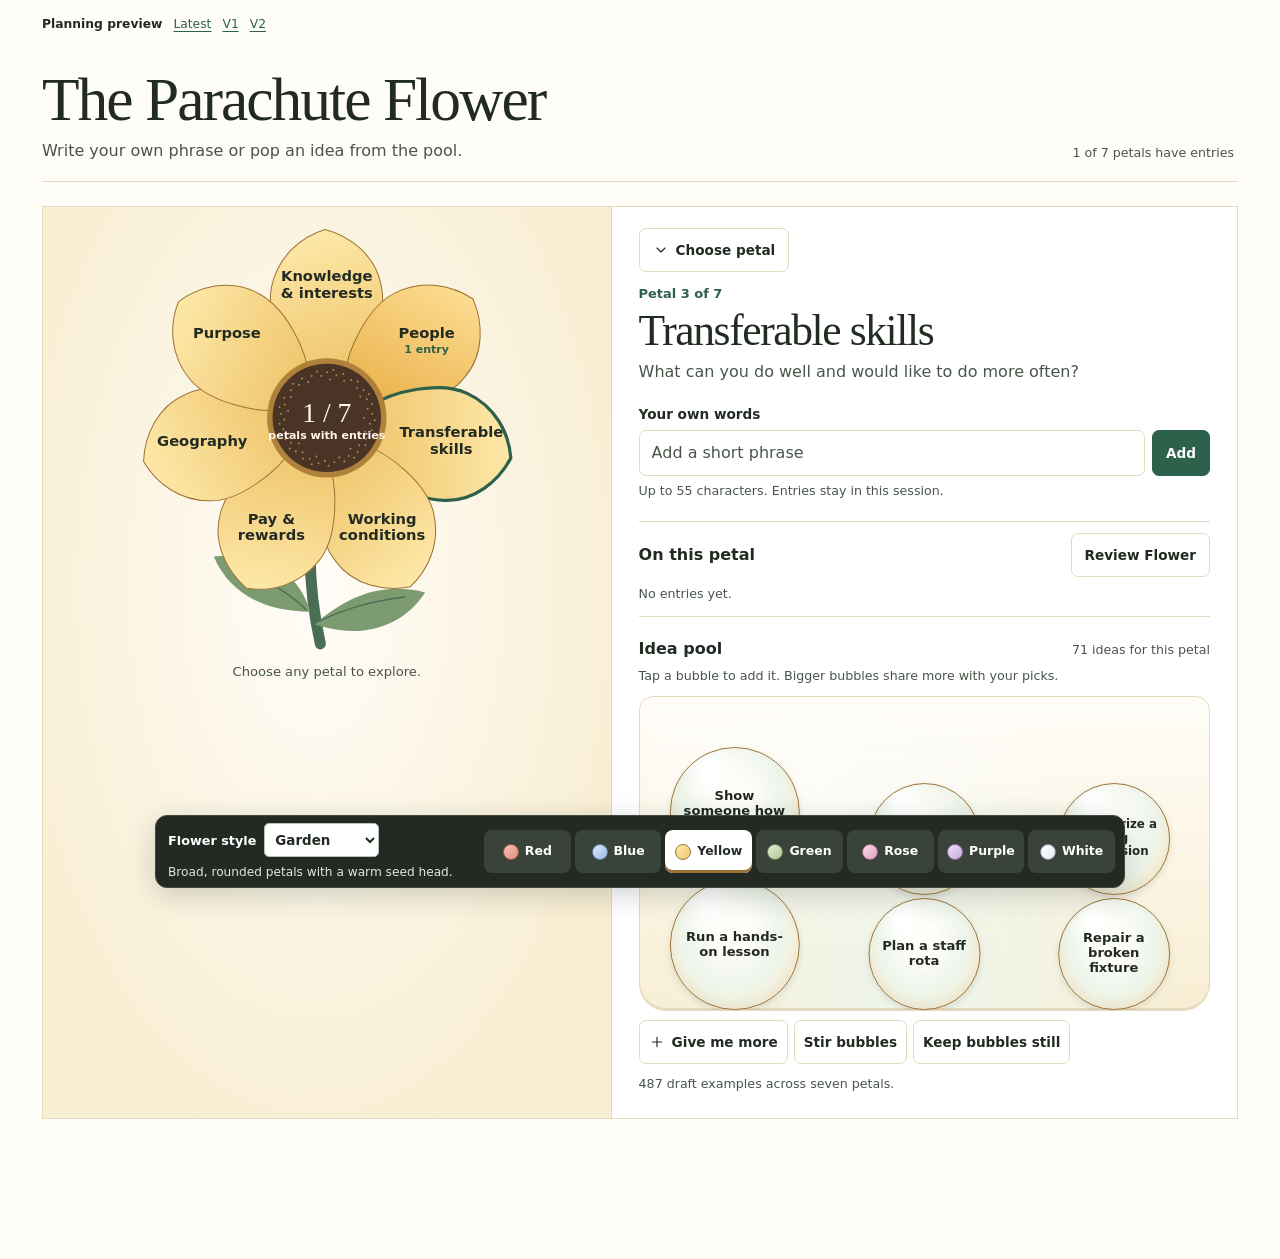
<file: index.html>
<!doctype html><html lang="en"><head><meta charset="utf-8"><meta name="viewport" content="width=device-width,initial-scale=1"><title>Parachute Flower · Sunroom bubble pool</title><link rel="stylesheet" href="styles.css"></head><body><a href="#app" class="skip">Skip to Flower</a><nav class="release-nav" aria-label="Preview versions"><strong>Planning preview</strong><a href="/">Latest</a><a href="/v1/">V1</a><a href="/v2/">V2</a></nav><main id="app" class="shell" tabindex="-1"></main><nav class="variant-dock palette-dock" id="switcher" aria-label="Flower style and color prototype"></nav><p role="status" class="sr" id="live"></p><div class="print-only"><section class="print-page"><div class="print-head"><h1>My Parachute Flower</h1><p id="print-count"></p></div><div id="print-cols" class="print-cols"></div></section>    <section class="print-page guide" aria-label="Companion sheet">
      <div class="print-head"><h1>Using Your Flower</h1><p>A companion for a career conversation</p></div>
      <p>The Flower is a self-inventory from Richard N. Bolles’s <em>What Color Is Your Parachute?</em> It puts what you can do, what you enjoy, and what you need from work on one page. Use it to describe a good fit before you start looking at job titles.</p>
      <p>If you’re coaching someone, ask for a real example behind a phrase they chose. If they get stuck, offer the Flower Options sheet and invite them to adapt one prompt.</p>
      <h2>What the seven petals tell you</h2>
      <ul class="guide-petals"><li><strong>Knowledge and interests:</strong> What subjects do you want to work with or learn more about?</li><li><strong>People:</strong> Who brings out your best work?</li><li><strong>Transferable skills:</strong> What can you do well and want to keep using?</li><li><strong>Working conditions:</strong> What helps you do good work day to day?</li><li><strong>Compensation, responsibility, and rewards:</strong> What pay, benefits, and ownership do you need or want?</li><li><strong>Geography:</strong> Where can you do the work, and what needs to be nearby?</li><li><strong>Purpose:</strong> What do you want your work to contribute?</li></ul>
      <h2>Find a theme across petals</h2>
      <p>Circle two or three entries that reinforce each other. If you like explaining technical ideas, enjoy working with patient teammates, and want people to feel more capable, one theme might be helping people learn to use technology.</p>
      <h2>Explore roles that might fit</h2>
      <p>Turn the theme into a few search phrases. For the example above, try technical trainer, customer education, or developer education. Read real job descriptions and ask someone doing the work what a typical week looks like.</p>
      <h2>Compare the opportunities you find</h2>
      <p>Mark which entries are requirements and which are preferences. For each opportunity, write down what fits, what conflicts, and what you still need to ask. A role can use your favorite skills and still be a poor fit for your schedule or pay needs.</p>
      <h2>Choose one next step</h2>
      <p>Pick one thing you can do this week: ask for a short conversation, compare two postings, or revise a résumé bullet to show a skill the role needs.</p>
      <p class="next-lines">My next step:</p>
      <p class="print-source">Based on Richard N. Bolles’s Flower Exercise in <a href="https://www.penguinrandomhouse.com/books/706088/what-color-is-your-parachute-by-richard-n-bolles/"><em>What Color Is Your Parachute?</em></a> (Ten Speed Press, 2022). The examples and prompts on this page are a practical companion.</p>
    </section><section class="print-page"><div class="print-head"><h1>Flower Options</h1><p>Use these prompts when a petal feels hard to fill.</p></div><section class="options-petal"><h2>1. Knowledge and interests</h2><ul><li>Art and design</li><li>Assistive technology</li><li>Building restoration</li><li>Cooking and food</li><li>Disaster logistics</li><li>Gardening and horticulture</li><li>Health and fitness</li><li>History and culture</li><li>How food supply chains work</li><li>Language learning</li><li>Museum collections care</li><li>Public transit design</li><li>Renewable energy systems</li><li>Soil and water testing</li><li>Wildlife conservation</li></ul></section><section class="options-petal"><h2>2. People</h2><ul><li>Colleagues who welcome dissent</li><li>Customers who ask questions</li><li>Friendly customers</li><li>Independent coworkers</li><li>Leaders who admit mistakes</li><li>Leads who give clear feedback</li><li>Partners who honor handoffs</li><li>Patient mentors</li><li>Peers who share credit</li><li>Peers who spot who’s left out</li><li>Peers who teach as they go</li><li>People who think aloud together</li><li>Reliable teammates</li><li>Supportive managers</li><li>Teams that share hard news early</li></ul></section><section class="options-petal"><h2>3. Transferable skills</h2><ul><li>Catch missing assumptions</li><li>Design an effective handoff</li><li>Explain an idea</li><li>Inspect a product for defects</li><li>Lead a group discussion</li><li>Map a workflow</li><li>Plan a schedule</li><li>Recover a stalled project</li><li>Repair equipment</li><li>Resolve a complaint</li><li>Summarize interview notes</li><li>Track a budget</li><li>Translate across specialties</li><li>Turn a workaround into a routine</li><li>Write clear instructions</li></ul></section><section class="options-petal"><h2>4. Working conditions</h2><ul><li>A choice of tools</li><li>A dedicated workbench</li><li>Clear deadlines</li><li>Fewer projects at once</li><li>Flexible start time</li><li>Meeting-free mornings</li><li>No after-hours messages</li><li>Permission to pause unsafe work</li><li>Predictable hours</li><li>Protected training time</li><li>Quiet workspace</li><li>Remote work days</li><li>Rotating on-call duty</li><li>Time to review mistakes</li><li>Written handoffs</li></ul></section><section class="options-petal"><h2>5. Compensation, responsibility, and rewards</h2><ul><li>A steady salary</li><li>Earn a team bonus</li><li>Get paid for training</li><li>Health coverage</li><li>Keep health coverage in transition</li><li>Know the pay bands</li><li>Own a project budget</li><li>Paid overtime</li><li>Paid time off</li><li>Retirement match</li><li>Return part time after leave</li><li>Set project priorities</li><li>Share in company ownership</li><li>Supervise a small team</li><li>Take a funded sabbatical</li></ul></section><section class="options-petal"><h2>6. Geography</h2><ul><li>A backup internet provider</li><li>A route that avoids highways</li><li>Access to specialist care</li><li>Affordable housing</li><li>Bikeable route to work</li><li>Near a major airport</li><li>Near family</li><li>Near public transit</li><li>Near shops for daily errands</li><li>Near walking trails</li><li>Same time zone as the team</li><li>Short commute</li><li>Within a school district</li><li>Work from home</li><li>Year-round road access</li></ul></section><section class="options-petal"><h2>7. Purpose</h2><ul><li>Build things that last</li><li>Care for the environment</li><li>Help families navigate care</li><li>Help people challenge a decision</li><li>Help people find work</li><li>Keep essential services running</li><li>Keep local history available</li><li>Make people safer</li><li>Make public spaces welcoming</li><li>Make services easier to use</li><li>Pass on a disappearing craft</li><li>Prevent avoidable rework</li><li>Reduce food waste</li><li>Restore trust after a mistake</li><li>Teach useful skills</li></ul></section></section></div><script src="catalog.js"></script><script src="app.js"></script></body></html>
</file>
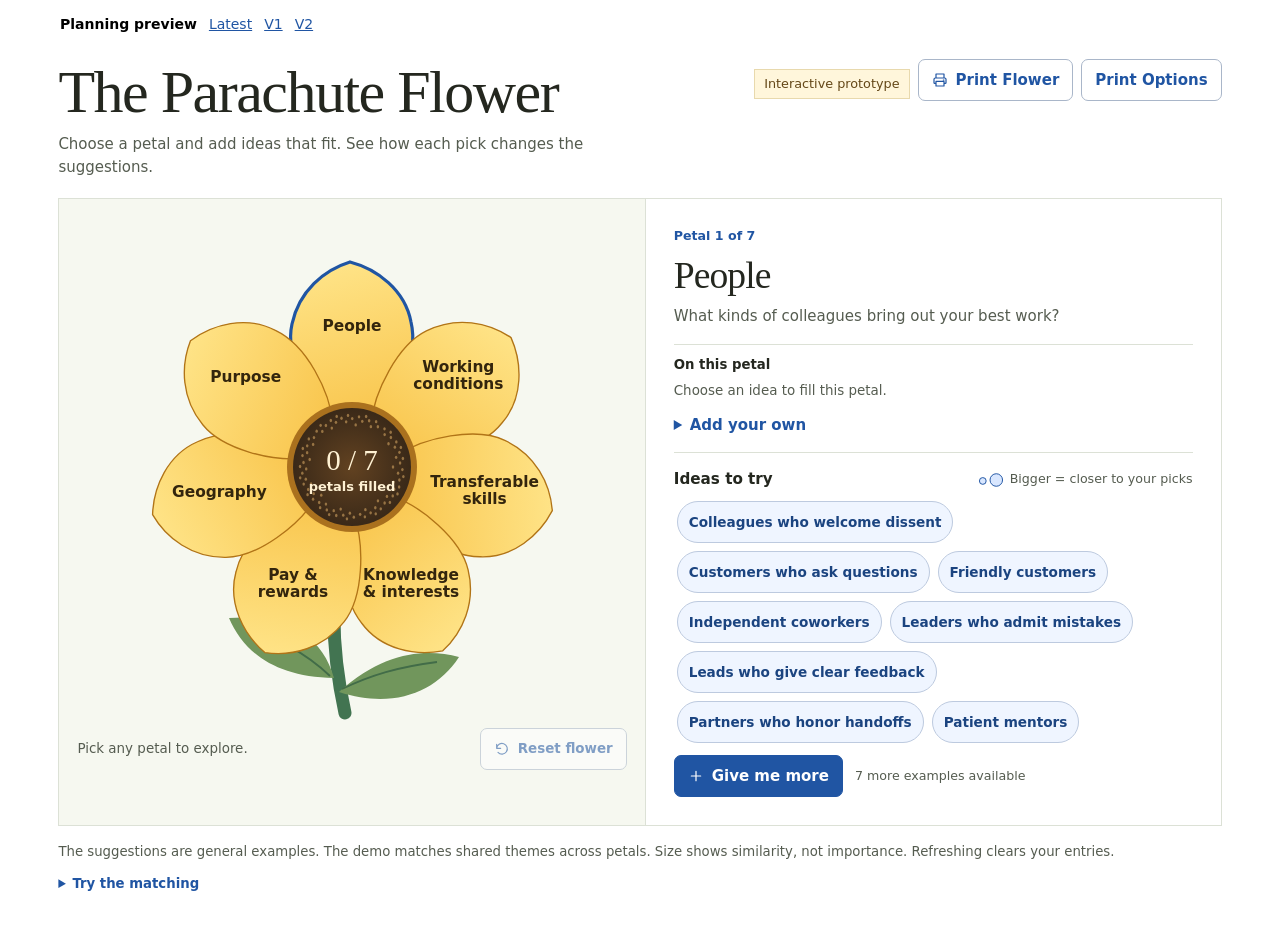
<file: v1/index.html>
<!doctype html>
<html lang="en">
<meta charset="utf-8">
<meta name="viewport" content="width=device-width,initial-scale=1">
<title>The Parachute Flower · Interactive prototype</title>
<style>
#chute-flower{--paper:#fff;--ink:#24271f;--muted:#555c50;--line:#dce1d6;--blue:#2055a3;--bluewash:#eff5ff;--green:#2d6345;--greenwash:#edf6eb;--field:#f6f8f0;--cream:#fbf8ef;max-width:1240px;margin:auto;padding:24px clamp(14px,3vw,42px);background:var(--paper);color:var(--ink);font:15px/1.5 system-ui,sans-serif;box-sizing:border-box}
#chute-flower *{box-sizing:border-box}
#chute-flower h1,#chute-flower h2,#chute-flower p{margin:0}
#chute-flower h1,#chute-flower h2{font-family:Georgia,serif;font-weight:500;line-height:1.1;letter-spacing:-.025em}
#chute-flower h1{font-size:clamp(2.25rem,4.7vw,3.75rem)}
#chute-flower h2{font-size:clamp(1.65rem,3vw,2.35rem);overflow-wrap:anywhere}
#chute-flower button{font:inherit;color:inherit;cursor:pointer}
#chute-flower :is(button,summary,[role=button]):focus-visible{outline:3px solid var(--blue);outline-offset:3px}
#chute-flower button:disabled{cursor:default;opacity:.55}
#chute-flower ::selection{background:#fbe197;color:var(--ink)}
#chute-flower .mast{display:flex;justify-content:space-between;align-items:start;gap:12px 24px;flex-wrap:wrap;padding-bottom:20px}
#chute-flower .intro{margin-top:8px;max-width:60ch;color:var(--muted)}
#chute-flower .prototype{border:1px solid #e8d9ad;background:#fff6db;padding:4px 9px;color:#644717;font-size:.8rem;white-space:nowrap;margin-top:8px}
#chute-flower .workspace{display:grid;grid-template-columns:minmax(0,1.02fr) minmax(0,1fr);border:1px solid var(--line)}
#chute-flower .garden{min-width:0;background:var(--field);padding:12px 14px 16px;display:flex;flex-direction:column;align-items:center;justify-content:center;border-right:1px solid var(--line)}
#chute-flower .garden > svg{display:block;width:min(100%,520px);height:auto;overflow:visible}
#chute-flower .petal{cursor:pointer;outline:none}
#chute-flower .petal path{fill:url(#chute-gold);stroke:#b17417;stroke-width:1.35;transition:fill .18s,stroke .18s}
#chute-flower .petal.filled path{fill:url(#chute-full);stroke:#ac6514}
#chute-flower .petal:hover path{stroke:var(--blue);stroke-width:2.5}
#chute-flower .petal[aria-pressed=true] path,#chute-flower .petal:focus-visible path{stroke:var(--blue);stroke-width:3.2}
#chute-flower .petal:focus-visible path{stroke-dasharray:5 2}
#chute-flower .petal text{fill:#33250d;text-anchor:middle;font-size:15.4px;font-weight:700;pointer-events:none}
#chute-flower .petal .petal-state{font-size:13.8px;font-weight:700;fill:#244d31}
#chute-flower .petal:not(.filled) .petal-state{fill:#594413}
#chute-flower .figure-caption{display:flex;align-items:center;justify-content:space-between;gap:8px 16px;flex-wrap:wrap;width:100%;padding:4px 4px 0;color:var(--muted);font-size:.84rem}
#chute-flower .control{min-height:42px;padding:7px 13px;background:var(--paper);border:1px solid #a9b6c9;border-radius:7px;color:var(--blue);font-weight:650;display:inline-flex;gap:8px;align-items:center;justify-content:center}
#chute-flower .control:not(:disabled):hover{background:var(--bluewash);border-color:var(--blue)}
#chute-flower .control svg,#chute-flower .pick svg{width:16px;height:16px;flex:none}
#chute-flower .desk{min-width:0;padding:clamp(16px,2.7vw,28px);display:flex;flex-direction:column}
#chute-flower .deskhead{display:flex;flex-direction:column;align-items:start;gap:9px}
#chute-flower .petal-index{font-size:.79rem;color:var(--blue);font-weight:750}
#chute-flower .prompt{color:var(--muted)}
#chute-flower .selections{border-block:1px solid var(--line);margin-top:16px;padding:10px 0 12px}
#chute-flower .pick-label{font-size:.83rem;font-weight:700}
#chute-flower .picks{display:flex;flex-wrap:wrap;gap:6px;margin-top:6px;max-height:112px;overflow:auto;padding:4px}
#chute-flower .picks:has(.empty){padding:0}
#chute-flower .empty{color:var(--muted);font-size:.84rem}
#chute-flower .pick{background:var(--greenwash);border:1px solid #b8d2ba;color:var(--green);border-radius:18px;padding:6px 9px;min-height:40px;display:inline-flex;align-items:center;gap:7px;font-size:.83rem;font-weight:650}
#chute-flower .pick:hover{border-color:var(--green);background:#deefdd}
#chute-flower .ideahead{display:flex;align-items:center;justify-content:space-between;gap:8px 12px;flex-wrap:wrap;margin-top:15px}
#chute-flower .ideahead strong{font-size:.95rem}
#chute-flower .legend{display:inline-flex;align-items:center;gap:6px;font-size:.79rem;color:var(--muted)}
#chute-flower .legend svg{width:27px;height:16px}
#chute-flower .bubbles{display:flex;flex-wrap:wrap;align-items:center;align-content:start;gap:8px;min-height:164px;padding:10px 3px 12px}
#chute-flower .bubble{max-width:100%;overflow-wrap:anywhere;min-height:calc(42px + 7px * var(--match));padding:5px calc(11px + 5px * var(--match));border-radius:100px;border:1px solid #bdcadf;background:var(--bluewash);color:#1b4480;font-size:.85rem;font-weight:650;transition:border-color .2s}
#chute-flower .bubble:hover{border-color:var(--blue);background:#e1edff}
#chute-flower .moreline{display:flex;align-items:center;gap:8px 12px;flex-wrap:wrap;margin-top:auto}
#chute-flower .moreline .control{background:var(--blue);color:white;border-color:var(--blue)}
#chute-flower .moreline .control:not(:disabled):hover{background:#153f7a}
#chute-flower .note{font-size:.79rem;color:var(--muted)}
#chute-flower .foot{margin-top:16px;color:var(--muted);display:grid;gap:8px;font-size:.83rem}
#chute-flower summary{cursor:pointer;font-weight:700;color:var(--blue);width:fit-content;padding:4px 0}
#chute-flower details p{padding:4px 0}
#chute-flower .return{display:none}
#chute-flower .sr{position:absolute;width:1px;height:1px;padding:0;margin:-1px;overflow:hidden;clip-path:inset(50%);white-space:nowrap}
@media(max-width:760px){#chute-flower{padding-top:14px}#chute-flower .workspace{grid-template-columns:minmax(0,1fr)}#chute-flower .garden{border-right:0;border-bottom:1px solid var(--line)}#chute-flower .garden > svg{width:min(100%,410px)}#chute-flower .mast{padding-bottom:14px;gap:4px}#chute-flower .prototype{margin:0}#chute-flower .return{display:inline-flex;margin-bottom:10px}#chute-flower .bubbles{min-height:0}}
@media(prefers-reduced-motion:reduce){#chute-flower *{transition:none!important}}

#chute-flower .actions{display:flex;gap:8px;flex-wrap:wrap;align-items:center;justify-content:end}
#chute-flower .custom{margin-top:9px}
#chute-flower .custom form{display:flex;gap:7px;align-items:end;flex-wrap:wrap;margin:6px 0 4px}
#chute-flower .custom label{display:grid;gap:4px;flex:1 1 190px;font-size:.83rem;font-weight:650}
#chute-flower .custom input{width:100%;font:inherit;font-size:1rem;min-height:42px;border:1px solid #a9b6c9;border-radius:6px;padding:7px 9px;color:inherit;background:white}
#chute-flower .custom input:focus-visible{outline:3px solid var(--blue);outline-offset:2px}
#chute-flower .custom-msg{min-height:1.3em;color:#713922;font-size:.82rem}
#chute-flower .print-only{display:none}
@page{size:Letter portrait;margin:.52in .58in}
@media print{
  html,body{margin:0!important}
  #chute-flower{display:block;max-width:none;margin:0;padding:0;color:#161616;font:10.5pt/1.38 Georgia,serif}
  #chute-flower .mast,#chute-flower .workspace,#chute-flower .foot,#chute-flower .sr{display:none!important}
  #chute-flower .print-only{display:block}
  #chute-flower .print-page{position:relative;break-after:page}
  #chute-flower .print-page:last-child{break-after:auto}
  #chute-flower .print-head{padding-bottom:12pt;margin-bottom:14pt;border-bottom:1pt solid #222}
  #chute-flower .print-head p{margin-top:5pt}
  #chute-flower .print-head h1{font-size:28pt;letter-spacing:-.02em}
  #chute-flower .print-head svg{width:59pt;height:59pt;float:right;margin:0 0 0 12pt}
  #chute-flower .print-cols{display:grid;grid-template-columns:1fr 1fr;gap:20pt}
  #chute-flower .print-petal{margin-bottom:11pt;break-inside:avoid}
  #chute-flower .print-petal h2,#chute-flower .guide h2{font-size:12.5pt;line-height:1.17;font-weight:700;letter-spacing:0}
  #chute-flower .print-petal h2{border-top:.55pt solid #777;padding-top:6pt}
  #chute-flower .print-petal ul{margin:4pt 0 0;padding-left:14pt;font-size:9.75pt;line-height:1.26;overflow-wrap:anywhere}
  #chute-flower .print-petal li span{display:-webkit-box;-webkit-box-orient:vertical;-webkit-line-clamp:2;overflow:hidden}
  #chute-flower .print-petal p{margin-top:4pt;font-size:9.5pt}
  #chute-flower .print-page .print-source{border-top:.55pt solid #777;padding-top:7pt;margin-top:12pt;font-size:8.5pt}
  #chute-flower .guide p{margin-bottom:8pt}
  #chute-flower .guide h2{margin:10pt 0 3pt}
  #chute-flower .guide .guide-petals{margin:0;padding:0;list-style:none}
  #chute-flower .guide .guide-petals li{margin:0 0 2pt}
  #chute-flower .guide .next-lines{border-bottom:.55pt solid #888;min-height:18pt;margin-top:2pt}
  #chute-flower .guide .print-source{margin-top:11pt}
  #chute-flower .print-source a{color:inherit}
  #chute-flower[data-print="options"] .print-page:not(.options-sheet){display:none}
  #chute-flower .options-sheet .print-head{margin-bottom:7pt;padding-bottom:7pt}
  #chute-flower .options-key{margin-bottom:9pt;font-size:10pt;line-height:1.25}
  #chute-flower .options-petal{padding:2.5pt 0 2pt;border-top:.55pt solid #777;break-inside:avoid}
  #chute-flower .options-petal h2{font-size:12pt;line-height:1.12;font-weight:700;letter-spacing:0;margin-bottom:1pt}
  #chute-flower .options-tiers{display:grid;grid-template-columns:repeat(3,minmax(0,1fr));gap:9pt}
  #chute-flower .options-tiers h3{font:700 9pt/1.12 system-ui,sans-serif;margin:0 0 1pt}
  #chute-flower .options-tiers ul{margin:0;padding-left:10pt;font-size:10pt;line-height:1.12}
}
</style>
<style>.release-nav{font:14px/1.5 system-ui,sans-serif;display:flex;gap:12px;flex-wrap:wrap;max-width:1160px;margin:14px auto 0;padding:0 18px}.release-nav a{color:#2055a3}@media print{.release-nav{display:none}}</style><nav class="release-nav" aria-label="Preview versions"><strong>Planning preview</strong><a href="/">Latest</a><a href="/v1/">V1</a><a href="/v2/">V2</a></nav><main id="chute-flower">
  <header class="mast">
    <div><h1>The Parachute Flower</h1><p class="intro">Choose a petal and add ideas that fit. See how each pick changes the suggestions.</p></div>
    <div class="actions"><span class="prototype">Interactive prototype</span><button type="button" class="control" id="chute-print">Print Flower</button><button type="button" class="control" id="chute-print-options">Print Options</button></div>
  </header>
  <div class="workspace">
    <section class="garden" aria-label="The seven petals">
      <svg viewBox="0 0 520 474" role="group" aria-label="Sunflower with seven selectable petals">
        <defs>
          <linearGradient id="chute-gold" x2=".2" y2="1"><stop stop-color="#ffe68c"/><stop offset="1" stop-color="#f9c64e"/></linearGradient>
          <linearGradient id="chute-full" x2=".3" y2="1"><stop stop-color="#ffd267"/><stop offset="1" stop-color="#eea727"/></linearGradient>
          <radialGradient id="chute-disc"><stop stop-color="#624221"/><stop offset="1" stop-color="#3a2918"/></radialGradient>
        </defs>
        <path d="M261 243c-22 67-26 138-8 220" fill="none" stroke="#427451" stroke-width="13" stroke-linecap="round"/>
        <path d="M242 428c-58-1-90-25-105-60 52-4 92 14 105 60Zm5 14c47-42 88-43 120-35-24 37-68 52-120 35Z" fill="#71965c"/>
        <path d="M238 426c-24-23-56-40-82-46m94 59c29-14 56-22 95-27" fill="none" stroke="#426c48" stroke-width="1.8"/>
        <g id="chute-petals"></g>
        <g pointer-events="none">
          <circle cx="260" cy="217" r="65" fill="#aa711e"/>
          <circle cx="260" cy="217" r="59" fill="url(#chute-disc)"/>
          <g id="chute-seeds" fill="#d8a965" opacity=".57"></g>
          <text id="chute-count" x="260" y="220" fill="#fff2d4" font-family="Georgia,serif" font-size="29" text-anchor="middle">0 / 7</text>
          <text x="260" y="241" fill="#fff2d4" font-size="13" font-weight="600" text-anchor="middle">petals filled</text>
        </g>
      </svg>
      <div class="figure-caption"><span>Pick any petal to explore.</span><button type="button" class="control" id="chute-reset">Reset flower</button></div>
    </section>
    <section class="desk" aria-labelledby="chute-category">
      <button type="button" class="control return" id="chute-return">Back to flower</button>
      <div class="deskhead"><span class="petal-index" id="chute-index"></span><h2 id="chute-category" tabindex="-1"></h2><p class="prompt" id="chute-prompt"></p></div>
      <div class="selections"><div class="pick-label" id="chute-pick-label">On this petal</div><div class="picks" id="chute-picks" aria-labelledby="chute-pick-label"></div>
        <details class="custom"><summary>Add your own</summary>
          <form id="chute-custom"><label for="chute-entry">Short phrase (up to 55 characters)<input id="chute-entry" maxlength="55" required autocomplete="off"></label><button type="submit" class="control">Add entry</button></form>
          <p class="custom-msg" id="chute-custom-msg" aria-live="polite"></p>
        </details>
      </div>
      <div class="ideahead"><strong id="chute-ideas">Ideas to try</strong><span class="legend"><svg viewBox="0 0 28 16" fill="#d9e7ff" stroke="#2055a3" aria-hidden="true"><circle cx="6" cy="9" r="3.5"/><circle cx="20" cy="8" r="6.5"/></svg>Bigger = closer to your picks</span></div>
      <div class="bubbles" id="chute-bubbles" role="group" aria-labelledby="chute-ideas"></div>
      <div class="moreline"><button type="button" class="control" id="chute-more">Give me more</button><span class="note" id="chute-batch"></span></div>
    </section>
  </div>
  <footer class="foot">
    <p>The suggestions are general examples. The demo matches shared themes across petals. Size shows similarity, not importance. Refreshing clears your entries.</p>
    <details><summary>Try the matching</summary><p>Open Skills and look at “Teach practical skills.” Then pick “Patient teachers” under People and return to Skills. The teaching bubble grows. Remove “Patient teachers” to see it shrink again.</p></details>
  </footer>
  <div class="print-only">
    <section class="print-page" aria-label="Flower snapshot">
      <div class="print-head"><svg id="chute-print-mark" viewBox="-43 -43 86 86" aria-hidden="true"></svg><h1>My Parachute Flower</h1><p id="chute-print-count"></p></div>
      <div class="print-cols" id="chute-print-cols"></div>
      <p class="print-source">A snapshot of your entries. Longer lists and phrases may be shortened to fit. See page 2 for ways to use your Flower.</p>
    </section>
    <section class="print-page guide" aria-label="Companion sheet">
      <div class="print-head"><h1>Using Your Flower</h1><p>A companion for a career conversation</p></div>
      <p>The Flower is a self-inventory from Richard N. Bolles’s <em>What Color Is Your Parachute?</em> It puts what you can do, what you enjoy, and what you need from work on one page. Use it to describe a good fit before you start looking at job titles.</p>
      <p>If you’re coaching someone, ask for a real example behind a phrase they chose. If they get stuck, offer the Flower Options sheet and invite them to adapt one prompt.</p>
      <h2>What the seven petals tell you</h2>
      <ul class="guide-petals">
        <li><strong>People:</strong> Who brings out your best work?</li>
        <li><strong>Working conditions:</strong> What helps you do good work day to day?</li>
        <li><strong>Transferable skills:</strong> What can you do well and want to keep using?</li>
        <li><strong>Knowledge and interests:</strong> What subjects do you want to work with or learn more about?</li>
        <li><strong>Compensation, responsibility, and rewards:</strong> What pay, benefits, and ownership do you need or want?</li>
        <li><strong>Geography:</strong> Where can you do the work, and what needs to be nearby?</li>
        <li><strong>Purpose:</strong> What do you want your work to contribute?</li>
      </ul>
      <h2>Find a theme across petals</h2>
      <p>Circle two or three entries that reinforce each other. If you like explaining technical ideas, enjoy working with patient teammates, and want people to feel more capable, one theme might be helping people learn to use technology.</p>
      <h2>Explore roles that might fit</h2>
      <p>Turn the theme into a few search phrases. For the example above, try technical trainer, customer education, or developer education. Read real job descriptions and ask someone doing the work what a typical week looks like.</p>
      <h2>Compare the opportunities you find</h2>
      <p>Mark which entries are requirements and which are preferences. For each opportunity, write down what fits, what conflicts, and what you still need to ask. A role can use your favorite skills and still be a poor fit for your schedule or pay needs.</p>
      <h2>Choose one next step</h2>
      <p>Pick one thing you can do this week: ask for a short conversation, compare two postings, or revise a résumé bullet to show a skill the role needs.</p>
      <p class="next-lines">My next step:</p>
      <p class="print-source">Based on Richard N. Bolles’s Flower Exercise in <a href="https://www.penguinrandomhouse.com/books/706088/what-color-is-your-parachute-by-richard-n-bolles/"><em>What Color Is Your Parachute?</em></a> (Ten Speed Press, 2022). The examples and prompts on this page are a practical companion.</p>
    </section>
    <section class="print-page options-sheet" aria-label="Flower Options reference">
      <div class="print-head"><h1>Flower Options</h1><p>Use these prompts when a petal feels hard to fill. Borrow a phrase or put it in your own words.</p></div>
      <p class="options-key"><strong>Common</strong> offers familiar starting points. <strong>Uncommon</strong> gets more specific. <strong>Rare</strong> invites a less obvious thought. The tiers show different ways to think, without ranking answers or saying how often they occur.</p>
      <section class="options-petal"><h2>1. People</h2>
        <div class="options-tiers"><div><h3>Common</h3><ul><li>Reliable teammates</li><li>Supportive managers</li><li>Friendly customers</li><li>Patient mentors</li><li>Independent coworkers</li></ul></div><div><h3>Uncommon</h3><ul><li>Peers who share credit</li><li>Leads who give clear feedback</li><li>Partners who honor handoffs</li><li>Customers who ask questions</li><li>Peers who teach as they go</li></ul></div><div><h3>Rare</h3><ul><li>Colleagues who welcome dissent</li><li>Leaders who admit mistakes</li><li>Peers who spot who’s left out</li><li>Teams that share hard news early</li><li>People who think aloud together</li></ul></div></div>
      </section>
      <section class="options-petal"><h2>2. Working conditions</h2>
        <div class="options-tiers"><div><h3>Common</h3><ul><li>Predictable hours</li><li>Quiet workspace</li><li>Flexible start time</li><li>Remote work days</li><li>Clear deadlines</li></ul></div><div><h3>Uncommon</h3><ul><li>Meeting-free mornings</li><li>Written handoffs</li><li>Rotating on-call duty</li><li>Protected training time</li><li>A dedicated workbench</li></ul></div><div><h3>Rare</h3><ul><li>Fewer projects at once</li><li>Time to review mistakes</li><li>No after-hours messages</li><li>A choice of tools</li><li>Permission to pause unsafe work</li></ul></div></div>
      </section>
      <section class="options-petal"><h2>3. Transferable skills</h2>
        <div class="options-tiers"><div><h3>Common</h3><ul><li>Write clear instructions</li><li>Explain an idea</li><li>Plan a schedule</li><li>Repair equipment</li><li>Track a budget</li></ul></div><div><h3>Uncommon</h3><ul><li>Map a workflow</li><li>Lead a group discussion</li><li>Test a prototype</li><li>Resolve a complaint</li><li>Summarize interview notes</li></ul></div><div><h3>Rare</h3><ul><li>Catch missing assumptions</li><li>Translate across specialties</li><li>Design an effective handoff</li><li>Recover a stalled project</li><li>Turn a workaround into a routine</li></ul></div></div>
      </section>
      <section class="options-petal"><h2>4. Knowledge and interests</h2>
        <div class="options-tiers"><div><h3>Common</h3><ul><li>Cooking and food</li><li>Computers and software</li><li>Art and design</li><li>Health and fitness</li><li>History and culture</li></ul></div><div><h3>Uncommon</h3><ul><li>Building restoration</li><li>Wildlife conservation</li><li>Language learning</li><li>Public transit design</li><li>Renewable energy systems</li></ul></div><div><h3>Rare</h3><ul><li>Museum collections care</li><li>Soil and water testing</li><li>Assistive technology</li><li>Disaster logistics</li><li>How food supply chains work</li></ul></div></div>
      </section>
      <section class="options-petal"><h2>5. Compensation, responsibility, and rewards</h2>
        <div class="options-tiers"><div><h3>Common</h3><ul><li>A steady salary</li><li>Health coverage</li><li>Paid time off</li><li>Retirement match</li><li>Paid overtime</li></ul></div><div><h3>Uncommon</h3><ul><li>Own a project budget</li><li>Supervise a small team</li><li>Set project priorities</li><li>Get paid for training</li><li>Earn a team bonus</li></ul></div><div><h3>Rare</h3><ul><li>Know the pay bands</li><li>Keep health coverage in transition</li><li>Return part time after leave</li><li>Take a funded sabbatical</li><li>Share in company ownership</li></ul></div></div>
      </section>
      <section class="options-petal"><h2>6. Geography</h2>
        <div class="options-tiers"><div><h3>Common</h3><ul><li>Short commute</li><li>Near family</li><li>Affordable housing</li><li>Near public transit</li><li>Work from home</li></ul></div><div><h3>Uncommon</h3><ul><li>Bikeable route to work</li><li>Near a major airport</li><li>Same time zone as the team</li><li>Within a school district</li><li>Near walking trails</li></ul></div><div><h3>Rare</h3><ul><li>Access to specialist care</li><li>Year-round road access</li><li>A backup internet provider</li><li>Easy trips to an aging parent</li><li>A route that avoids highways</li></ul></div></div>
      </section>
      <section class="options-petal"><h2>7. Purpose</h2>
        <div class="options-tiers"><div><h3>Common</h3><ul><li>Teach useful skills</li><li>Make people safer</li><li>Help people find work</li><li>Build things that last</li><li>Care for the environment</li></ul></div><div><h3>Uncommon</h3><ul><li>Make services easier to use</li><li>Reduce food waste</li><li>Keep local history available</li><li>Help families navigate care</li><li>Make public spaces welcoming</li></ul></div><div><h3>Rare</h3><ul><li>Prevent avoidable rework</li><li>Keep essential services running</li><li>Help people challenge a decision</li><li>Pass on a disappearing craft</li><li>Restore trust after a mistake</li></ul></div></div>
      </section>
    </section>
  </div>
  <div class="sr" role="status" id="chute-status"></div>
</main>
<script>
const ChuteFlower = (() => {
  const raw = [["People", ["People"], "What kinds of colleagues bring out your best work?", ["Colleagues who welcome dissent|explore", "Customers who ask questions|explore", "Friendly customers|explore", "Independent coworkers|explore", "Leaders who admit mistakes|explore", "Leads who give clear feedback|explore", "Partners who honor handoffs|explore", "Patient mentors|explore", "Peers who share credit|care lead", "Peers who spot who’s left out|explore", "Peers who teach as they go|explore", "People who think aloud together|explore", "Reliable teammates|steady", "Supportive managers|explore", "Teams that share hard news early|explore"]], ["Working conditions", ["Working", "conditions"], "What helps you do your best work day to day?", ["A choice of tools|explore", "A dedicated workbench|explore", "Clear deadlines|explore", "Fewer projects at once|explore", "Flexible start time|remote steady", "Meeting-free mornings|focus", "No after-hours messages|explore", "Permission to pause unsafe work|explore", "Predictable hours|steady", "Protected training time|explore", "Quiet workspace|explore", "Remote work days|explore", "Rotating on-call duty|explore", "Time to review mistakes|explore", "Written handoffs|explore"]], ["Transferable skills", ["Transferable", "skills"], "What can you do well and would like to do more often?", ["Catch missing assumptions|explore", "Design an effective handoff|explore", "Explain an idea|explore", "Inspect a product for defects|explore", "Lead a group discussion|explore", "Map a workflow|explore", "Plan a schedule|explore", "Recover a stalled project|explore", "Repair equipment|explore", "Resolve a complaint|explore", "Summarize interview notes|explore", "Track a budget|explore", "Translate across specialties|explore", "Turn a workaround into a routine|explore", "Write clear instructions|explore"]], ["Knowledge and interests", ["Knowledge", "& interests"], "What subjects do you enjoy learning about or working with?", ["Art and design|explore", "Assistive technology|explore", "Building restoration|explore", "Cooking and food|explore", "Disaster logistics|explore", "Gardening and horticulture|explore", "Health and fitness|explore", "History and culture|explore", "How food supply chains work|explore", "Language learning|explore", "Museum collections care|explore", "Public transit design|explore", "Renewable energy systems|explore", "Soil and water testing|explore", "Wildlife conservation|explore"]], ["Compensation, responsibility, and rewards", ["Pay &", "rewards"], "What mix of pay, responsibility, and benefits would work for you?", ["A steady salary|explore", "Earn a team bonus|explore", "Get paid for training|explore", "Health coverage|explore", "Keep health coverage in transition|explore", "Know the pay bands|explore", "Own a project budget|explore", "Paid overtime|explore", "Paid time off|explore", "Retirement match|explore", "Return part time after leave|explore", "Set project priorities|explore", "Share in company ownership|explore", "Supervise a small team|explore", "Take a funded sabbatical|explore"]], ["Geography", ["Geography"], "Where would you like to live or work, and what needs to be nearby?", ["A backup internet provider|explore", "A route that avoids highways|explore", "Access to specialist care|explore", "Affordable housing|explore", "Bikeable route to work|explore", "Near a major airport|explore", "Near family|home care", "Near public transit|explore", "Near shops for daily errands|explore", "Near walking trails|explore", "Same time zone as the team|explore", "Short commute|steady home", "Within a school district|explore", "Work from home|remote focus", "Year-round road access|explore"]], ["Purpose", ["Purpose"], "What would you like your work to help people do?", ["Build things that last|explore", "Care for the environment|explore", "Help families navigate care|explore", "Help people challenge a decision|explore", "Help people find work|explore", "Keep essential services running|explore", "Keep local history available|explore", "Make people safer|explore", "Make public spaces welcoming|explore", "Make services easier to use|explore", "Pass on a disappearing craft|explore", "Prevent avoidable rework|explore", "Reduce food waste|explore", "Restore trust after a mistake|explore", "Teach useful skills|explore"]]];
  const categories=raw.map(([name,label,prompt,items])=>({name,label,prompt,ideas:items.map(item=>{const [name,tags]=item.split('|');return {name,tags:tags.split(' ')}})}));
  const words=name=>name.toLowerCase().match(/[a-z]+/g)?.map(word=>word.replace(/s$/,'')).filter(word=>word.length>=4)||[];
  const getIdea=(state,c,i)=>categories[c].ideas[i]||state.custom[c][i-categories[c].ideas.length];
  const initial=()=>({custom:categories.map(()=>[]),active:0,selected:categories.map(()=>[]),used:categories.map(()=>[]),batches:categories.map(()=>[])});
  const match=(idea,state)=>{
    const all=state.selected.flatMap((ids,c)=>ids.map(i=>getIdea(state,c,i)));
    const themes=idea.tags.filter(tag=>all.some(pick=>pick.tags.includes(tag)));
    const count=all.filter(pick=>pick.tags.some(tag=>themes.includes(tag))).length;
    return Math.min(3,count+Math.max(0,themes.length-1));
  };
  function fresh(state,c){
    const available=categories[c].ideas.map((idea,i)=>({i,weight:match(idea,state)}))
      .filter(({i})=>!state.selected[c].includes(i)&&!state.used[c].includes(i));
    available.sort((a,b)=>b.weight-a.weight||a.i-b.i);
    const next=available.slice(0,8).map(({i})=>i);
    return next.length?{...state,batches:state.batches.map((v,j)=>j===c?next:v),used:state.used.map((v,j)=>j===c?[...v,...next]:v)}:state;
  }
  function act(state,action){
    const c=state.active;
    if(action.type==='reset')return fresh(initial(),0);
    if(action.type==='open')return state.batches[action.c].length?{...state,active:action.c}:fresh({...state,active:action.c},action.c);
    if(action.type==='more')return fresh(state,c);
    if(action.type==='custom'){
      const name=action.name.trim().replace(/\s+/g,' ');
      if(!name||state.selected[c].some(i=>getIdea(state,c,i).name.toLowerCase()===name.toLowerCase()))return state;
      const existing=categories[c].ideas.findIndex(idea=>idea.name.toLowerCase()===name.toLowerCase());
      if(existing>=0)return act(state,{type:'add',i:existing});
      const terms=words(name);
      const tags=[...new Set(categories.flatMap(cat=>cat.ideas.filter(idea=>words(idea.name).some(word=>terms.includes(word))).flatMap(idea=>idea.tags)))];
      const i=categories[c].ideas.length+state.custom[c].length;
      return {...state,selected:state.selected.map((v,j)=>j===c?[...v,i]:v),custom:state.custom.map((v,j)=>j===c?[...v,{name,tags}]:v)};
    }
    const list=state.selected[c];
    const add=action.type==='add'&&!list.includes(action.i);
    const remove=action.type==='remove'&&list.includes(action.i);
    if(!add&&!remove)return state;
    const selected=state.selected.map((v,j)=>j!==c?v:add?[...v,action.i]:v.filter(i=>i!==action.i));
    const batches=remove&&state.used[c].includes(action.i)&&!state.batches[c].includes(action.i)?state.batches.map((v,j)=>j===c?[...v,action.i]:v):state.batches;
    return {...state,selected,batches};
  }
  return {categories,match,act,initial,getIdea};
})();
</script>
<script>
(() => {
  const root=document.getElementById('chute-flower');
  const el=name=>root.querySelector('#chute-'+name);
  const {categories,match,act,initial,getIdea}=ChuteFlower;
  const drafts=categories.map(()=>'');
  let state=act(initial(),{type:'reset'});
  const svg='http://www.w3.org/2000/svg';
  const icon=d=>'<svg viewBox="0 0 24 24" aria-hidden="true" fill="none" stroke="currentColor" stroke-width="1.8" stroke-linecap="round" stroke-linejoin="round"><path d="'+d+'"/></svg>';
  el('more').insertAdjacentHTML('afterbegin',icon('M12 5v14m-7-7h14'));
  el('print').insertAdjacentHTML('afterbegin',icon('M6 9V3h12v6M6 17H4a1 1 0 0 1-1-1v-5a2 2 0 0 1 2-2h14a2 2 0 0 1 2 2v5a1 1 0 0 1-1 1h-2M6 14h12v7H6zM17 12h1'));
  el('reset').insertAdjacentHTML('afterbegin',icon('M4 11a8 8 0 1 1 2 6m-2-6V5m0 6h6'));
  el('return').insertAdjacentHTML('afterbegin',icon('M12 19V5m-6 6 6-6 6 6'));
  const petals=categories.map((cat,c)=>{
    const a=c*360/7;
    const theta=a*Math.PI/180;
    const x=260+136*Math.sin(theta), y=217-136*Math.cos(theta);
    const group=document.createElementNS(svg,'g');
    group.classList.add('petal');
    group.setAttribute('role','button');
    group.setAttribute('tabindex','0');
    group.innerHTML='<path transform="translate(260 217) rotate('+a+')" d="M-22 -42 C-45 -64 -67 -112 -60 -143 C-53 -176 -28 -197 -2 -205 C25 -198 53 -177 59 -145 C67 -111 45 -64 22 -42 Q0 -24 -22 -42Z"/><text x="'+x+'" y="'+(y-(cat.label.length===1?0:10))+'">'+cat.label.map((line,i)=>'<tspan x="'+x+'" dy="'+(i?17:0)+'">'+line+'</tspan>').join('')+'<tspan class="petal-state" x="'+x+'" dy="19"></tspan></text>';
    const open=()=>{
      drafts[state.active]=el('entry').value;
      state=act(state,{type:'open',c});
      el('entry').value=drafts[c];
      el('custom-msg').textContent='';
      render('Opened '+cat.name+'.');
      if(window.matchMedia('(max-width:760px)').matches)el('category').focus({preventScroll:true}),el('return').scrollIntoView({block:'start'});
    };
    group.addEventListener('click',open);
    group.addEventListener('keydown',e=>{if(e.key==='Enter'||e.key===' '){e.preventDefault();open()}});
    el('petals').append(group);
    return group;
  });
  for(let i=0;i<86;i++){
    const r=40+13*Math.sqrt((i+.5)/86), a=i*2.399963;
    const seed=document.createElementNS(svg,'ellipse');
    seed.setAttribute('cx',260+r*Math.cos(a));seed.setAttribute('cy',217+r*Math.sin(a));
    seed.setAttribute('rx','1.25');seed.setAttribute('ry','1.65');el('seeds').append(seed);
  }
  function button(label,cls,action,i){
    const b=document.createElement('button');b.type='button';b.className=cls;b.dataset.action=action;b.dataset.idea=i;
    b.textContent=label;return b;
  }
  function render(message=''){
    const c=state.active,cat=categories[c],selected=state.selected[c],visible=state.batches[c].filter(i=>!selected.includes(i));
    const filled=state.selected.filter(items=>items.length).length;
    el('count').textContent=filled+' / 7';
    petals.forEach((p,i)=>{
      const n=state.selected[i].length;
      p.classList.toggle('filled',n>0);p.setAttribute('aria-pressed',i===c);
      p.setAttribute('aria-label',categories[i].name+', '+n+(n===1?' pick':' picks'));
      p.querySelector('.petal-state').textContent=n?n+(n===1?' pick':' picks'):'';
    });
    el('index').textContent='Petal '+(c+1)+' of 7';
    el('category').textContent=cat.name;el('prompt').textContent=cat.prompt;
    el('picks').replaceChildren(...selected.map(i=>{
      const b=button(getIdea(state,c,i).name,'pick','remove',i);
      b.insertAdjacentHTML('beforeend',icon('m7 7 10 10M17 7 7 17'));
      b.setAttribute('aria-label','Remove '+getIdea(state,c,i).name);return b;
    }));
    if(!selected.length)el('picks').innerHTML='<span class="empty">Choose an idea to fill this petal.</span>';
    el('bubbles').replaceChildren(...visible.map(i=>{
      const idea=cat.ideas[i],score=match(idea,state),b=button(idea.name,'bubble','add',i);
      b.style.setProperty('--match',score);
      b.setAttribute('aria-label','Add '+idea.name+(score?', '+['','related','closely related','strongly related'][score]+' to your picks':''));
      return b;
    }));
    const left=cat.ideas.length-state.used[c].length;
    if(!visible.length)el('bubbles').innerHTML='<span class="empty">'+(left?'Choose “Give me more” for another set.':'You’ve seen all the examples for this petal.')+'</span>';
    el('more').disabled=!left;el('reset').disabled=!filled && state.active===0 && state.used.every((v,j)=>j===0?v.length===8:!v.length);
    el('batch').textContent=left?left+' more examples available':'All examples shown for this petal';
    if(message)el('status').textContent=message;
  }
  root.addEventListener('click',event=>{
    const b=event.target.closest('button[data-action]');
    if(!b)return;
    const i=Number(b.dataset.idea),type=b.dataset.action,name=getIdea(state,state.active,i).name;
    const buttons=[...b.parentElement.querySelectorAll('button')],index=buttons.indexOf(b);
    state=act(state,{type,i});
    render(type==='add'?name+' added. Similar ideas may grow.':name+' removed. Similarity updated.');
    const next=type==='add'?[...el('bubbles').querySelectorAll('button')][index]||el('bubbles').querySelector('button')||el('more'):
      el('picks').querySelector('button')||el('bubbles').querySelector('button');
    (next&&!next.disabled?next:el('category')).focus({preventScroll:true});
  });
  el('more').addEventListener('click',()=>{state=act(state,{type:'more'});render('Fresh ideas shown.');el('bubbles').querySelector('button')?.focus({preventScroll:true})});
  el('return').addEventListener('click',()=>{petals[state.active].focus({preventScroll:true});el('petals').ownerSVGElement.scrollIntoView({block:'start'})});
  el('reset').addEventListener('click',()=>{drafts.fill('');el('entry').value='';el('custom-msg').textContent='';state=act(state,{type:'reset'});render('Flower reset.');petals[0].focus({preventScroll:true})});
  el('custom').addEventListener('submit',event=>{
    event.preventDefault();
    const name=el('entry').value.trim().replace(/\s+/g,' ');
    const next=act(state,{type:'custom',name});
    if(next===state){el('custom-msg').textContent=name?'That entry is already on this petal.':'Enter a short phrase.';return}
    state=next;drafts[state.active]='';el('entry').value='';el('custom-msg').textContent='';
    render(name+' added to '+categories[state.active].name+'.');el('entry').focus();
  });
  function printSnapshot(){
    const cols=[document.createElement('div'),document.createElement('div')];
    const measure=document.createElement('canvas').getContext('2d');
    measure.font='13px Georgia';
    const hasWideText=state.selected.some((ids,c)=>ids.slice(0,6).some(i=>measure.measureText(getIdea(state,c,i).name).width>305));
    const limit=hasWideText?4:6;
    categories.forEach((cat,c)=>{
      const part=document.createElement('section');part.className='print-petal';
      const title=document.createElement('h2');title.textContent=(c+1)+'. '+cat.name;
      part.append(title);
      const ids=state.selected[c];
      if(ids.length){
        const list=document.createElement('ul');
        ids.slice(0,limit).forEach(i=>{const li=document.createElement('li'), phrase=document.createElement('span');phrase.textContent=getIdea(state,c,i).name;li.append(phrase);list.append(li)});
        part.append(list);
      }
      if(!ids.length||ids.length>limit){
        const p=document.createElement('p');
        p.textContent=ids.length?(ids.length-limit)+' more in the interactive Flower.':'No entries yet.';
        part.append(p);
      }
      cols[c<4?0:1].append(part);
    });
    const filled=state.selected.filter(items=>items.length).length;
    el('print-count').textContent=filled+' of 7 petals filled';
    el('print-cols').replaceChildren(...cols);
    el('print-mark').innerHTML=categories.map((_,c)=>
      '<ellipse cx="0" cy="-26" rx="8" ry="14" fill="'+(state.selected[c].length?'#333':'none')+'" stroke="#222" stroke-width="1.5" transform="rotate('+(c*360/7)+')"/>'
    ).join('')+'<circle r="13" fill="none" stroke="#222" stroke-width="2"/><text x="0" y="4" text-anchor="middle" font-size="11">'+filled+'</text>';
  }
  el('print').addEventListener('click',()=>{
    delete root.dataset.print;
    window.print();
  });
  el('print-options').addEventListener('click',()=>{
    root.dataset.print='options';
    window.print();
  });
  window.addEventListener('afterprint',()=>{delete root.dataset.print});
  window.addEventListener('beforeprint',printSnapshot);
  render();printSnapshot();
})();
</script>
</html>
</file>
<file: styles.css>
:root{--ink:#202a20;--muted:#49554a;--bg:#fffdf8;--surface:#fff;--soft:#f5f1e5;--line:#ded8c7;--accent:#2e604a;--on:#fff;--light:#ecf4e9;--display:Georgia,serif;--body:system-ui,sans-serif;color-scheme:light}
*{box-sizing:border-box}body{margin:0;color:var(--ink);background:var(--bg);font:16px/1.48 var(--body);padding-bottom:84px}button,input{font:inherit}button{cursor:pointer;color:inherit}button:disabled{cursor:default;opacity:.55}button:focus-visible,input:focus-visible,[role=button]:focus-visible{outline:3px solid var(--accent);outline-offset:3px}h1,h2,h3,p{margin:0}h1,h2{font-family:var(--display);font-weight:500;line-height:1.02;letter-spacing:-.032em}h1{font-size:clamp(2rem,4.8vw,4rem)}h2{font-size:clamp(1.95rem,3.4vw,3.25rem);overflow-wrap:anywhere}h3{font-size:1rem}svg{display:block}.shell{max-width:1260px;margin:auto;padding:31px 32px 20px}.mast{display:flex;align-items:flex-end;justify-content:space-between;gap:13px 24px;flex-wrap:wrap;margin-bottom:24px}.intro{margin-top:8px;color:var(--muted);max-width:48ch}.meta{display:flex;gap:8px;align-items:center;flex-wrap:wrap}.meta .small{margin-inline-end:4px}.small{font-size:.79rem;color:var(--muted)}.control{display:inline-flex;align-items:center;justify-content:center;gap:7px;background:var(--surface);border:1px solid var(--line);border-radius:7px;min-height:44px;padding:8px 13px;font-size:.85rem;font-weight:680;text-align:left}.control:not(:disabled):hover{background:var(--light);border-color:var(--accent)}.control.primary{background:var(--accent);color:var(--on);border-color:var(--accent)}.control.primary:hover{background:var(--accent);filter:brightness(.87)}.control svg{width:16px;height:16px;flex:none}.row{display:flex;align-items:center;gap:8px;flex-wrap:wrap}.between{justify-content:space-between}.panel{min-width:0}.knot{font-size:.81rem;color:var(--accent);font-weight:750;margin-bottom:5px}.prompt{color:var(--muted);margin-top:8px;max-width:58ch}.part{margin-top:20px}.part-head{display:flex;align-items:baseline;justify-content:space-between;gap:5px 13px;flex-wrap:wrap}.label{font-weight:720;font-size:.85rem;display:block;margin-bottom:6px}.entry-form{display:flex;gap:7px;align-items:stretch}.entry-form input{flex:1;min-width:0;width:100%;border:1px solid var(--line);border-radius:7px;padding:9px 12px;background:var(--surface);color:var(--ink);min-height:46px}.entry-form input::placeholder{color:var(--muted)}.entry-form input[aria-invalid=true]{border-color:#a5322b}.error{font-size:.8rem;color:#922620;margin-top:5px}.hint{margin-top:6px}.entries{border-block:1px solid var(--line);padding:11px 0 13px}.entries .row{margin-top:8px}.entry{max-width:100%;overflow-wrap:anywhere;min-height:44px;background:var(--light);border-color:var(--line)}.ideas .row{margin:9px 0 11px}.bubble{border-radius:100px;max-width:100%;overflow-wrap:anywhere;background:var(--light);min-height:calc(44px + 5px * var(--match));padding-inline:calc(11px + 4px * var(--match));color:var(--accent);transition:background-color .18s,border-color .18s}.review h2{margin-bottom:7px}.review-section{margin-top:15px;padding:11px 0;border-top:1px solid var(--line)}.review ul{margin:6px 0 0;padding-left:20px;overflow-wrap:anywhere}.review-tip{margin:16px 0;background:var(--light);padding:13px 15px}.review-tip p{margin-top:3px}.feedback{margin-top:8px;font-size:.82rem;color:var(--accent)}.flower{width:100%;display:block;max-height:426px}.flower .petal{cursor:pointer}.flower .petal path{fill:url(#gold);stroke:#b47b24;stroke-width:1.1}.flower .petal.filled path{fill:url(#filled)}.flower .petal[aria-pressed=true] path,.flower .petal:hover path,.flower .petal:focus-visible path{stroke:var(--accent);stroke-width:3.6}.flower .petal text{fill:#3e2a0d;text-anchor:middle;font:700 16px var(--body);pointer-events:none}.flower .petal .sub{fill:#285846;font-size:12px}.flower .petal:focus-visible{outline:none}.navlist{list-style:none;padding:0;margin:0}.navlist button{width:100%;border:0;background:transparent;min-height:47px;text-align:left;padding:8px 11px;display:grid;grid-template-columns:25px 1fr 22px;gap:8px;align-items:center;font-size:.85rem;font-weight:690;border-bottom:1px solid var(--line)}.navlist button:hover,.navlist button[aria-pressed=true]{background:var(--light);color:var(--accent)}.navlist .num{font-variant-numeric:tabular-nums;font-size:.76rem;color:var(--muted)}.navlist .filled-num{font-size:.75rem;color:var(--muted);text-align:right}.chooser{display:none;margin-bottom:14px}.chooser.open{display:block}.chooser .navlist{margin-top:8px;border:1px solid var(--line);background:var(--surface)}.mobile-nav{display:none}.workspace{min-width:0}.flower-caption{font-size:.82rem;color:var(--muted);text-align:center;margin-top:8px}.overview-pop{margin:12px 0;padding:6px;background:var(--soft);border:1px solid var(--line)}.overview-pop .flower{max-height:300px}.overview-pop[hidden]{display:none}.variant-dock{position:fixed;z-index:3;bottom:12px;left:50%;transform:translateX(-50%);width:min(94%,690px);display:flex;align-items:center;justify-content:space-between;gap:5px;padding:5px;border-radius:12px;background:#1d2822;color:#fff;box-shadow:0 7px 28px #19282033;font:650 .85rem/1.2 system-ui,sans-serif}.variant-dock button{background:#34463b;border:0;color:white;min-height:44px;min-width:44px;border-radius:8px}.variant-dock button svg{width:20px;height:20px;margin:auto}.variant-dock button:hover{background:#496555}.variant-dock .label-now{text-align:center;min-width:0}.variant-dock small{display:block;font-weight:500;color:#dbe5dc;margin-top:3px}.all-variants{display:flex;gap:4px}.all-variants button{min-width:31px;min-height:38px}.all-variants button[aria-pressed=true]{background:#fff;color:#17241b}.sr{position:absolute;width:1px;height:1px;overflow:hidden;clip-path:inset(50%);white-space:nowrap}.skip{position:absolute;top:0;left:0;transform:translateY(-110%);background:#fff;padding:8px;z-index:5}.skip:focus{transform:none}.print-only{display:none}
[data-theme=red],[data-palette=red]{--bg:#fefafa;--soft:#f7e6e3;--line:#e7d4d0;--ink:#2f2725;--muted:#5e4f49;--accent:#38604e;--light:#edf4ee;--petal1:#f6c3b4;--petal2:#df8d7e;--picked1:#f5baa9;--picked2:#cc7468;--edge:#a45d52;--leaf:#72937d;--stem:#406c56;--rim:#916052;--disc:#492e27;--seed:#ddb1a1}
[data-theme=blue],[data-palette=blue]{--bg:#f9fbff;--soft:#e9eff8;--line:#d4dfed;--ink:#202c3e;--muted:#465771;--accent:#785223;--light:#f8f0e0;--petal1:#dce9fb;--petal2:#9db9e1;--picked1:#d1e1f8;--picked2:#82a6d9;--edge:#627fa7;--leaf:#8da999;--stem:#537563;--rim:#967345;--disc:#483729;--seed:#dec597}
[data-theme=yellow],[data-palette=yellow]{--bg:#fffdf8;--soft:#f8eed3;--line:#e5dac0;--ink:#222b22;--muted:#49554a;--accent:#2d614b;--light:#edf5eb;--petal1:#ffebae;--petal2:#efc66d;--picked1:#ffe19a;--picked2:#eab34e;--edge:#9c7337;--leaf:#7d9b71;--stem:#496e53;--rim:#af813b;--disc:#4a3425;--seed:#d6af71}
[data-theme=green],[data-palette=green]{--bg:#fbfdf9;--soft:#ebf1e4;--line:#dce7d6;--ink:#253129;--muted:#4b594a;--accent:#634459;--light:#f4ebf1;--petal1:#e8efd0;--petal2:#aec398;--picked1:#dce9c7;--picked2:#96b287;--edge:#738863;--leaf:#8ba783;--stem:#506f56;--rim:#876779;--disc:#43323d;--seed:#d6aebf}
[data-theme=rose],[data-palette=rose]{--bg:#fffbfc;--soft:#f8e8ee;--line:#ead7e0;--ink:#332930;--muted:#5e4b54;--accent:#395e5c;--light:#eaf4f1;--petal1:#f9dce8;--petal2:#e1a5bf;--picked1:#f5cedf;--picked2:#d38dab;--edge:#a16986;--leaf:#87a79d;--stem:#54796e;--rim:#936575;--disc:#4b303b;--seed:#e4b1c6}
[data-theme=purple],[data-palette=purple]{--bg:#fcfaff;--soft:#f0e9f7;--line:#e1d7eb;--ink:#302639;--muted:#594a66;--accent:#735321;--light:#f7efdf;--petal1:#eee1fa;--petal2:#c5aadd;--picked1:#e7d5f4;--picked2:#b796d0;--edge:#8f75a6;--leaf:#9ba58a;--stem:#646e54;--rim:#a18655;--disc:#493a32;--seed:#dbc290}
[data-theme=white],[data-palette=white]{--bg:#fff;--soft:#f0f2f4;--line:#d9dee3;--ink:#252d35;--muted:#4c5966;--accent:#3f596f;--light:#edf2f6;--petal1:#fff;--petal2:#e6e9ee;--picked1:#f8fbff;--picked2:#cbd7e4;--edge:#818e9d;--leaf:#9aa9a6;--stem:#626f71;--rim:#8495a4;--disc:#37454f;--seed:#c4d1da}
body{padding-bottom:120px}
.mast{border-bottom:1px solid var(--line);padding-bottom:18px}
.workspace{display:grid;grid-template-columns:1fr 1.1fr;border:1px solid var(--line);background:var(--surface)}
.sun-garden{min-width:0;padding:17px 22px;background:radial-gradient(ellipse at 48% 42%,var(--bg),var(--soft) 76%);border-right:1px solid var(--line)}
.sun-garden .flower{height:430px;max-height:none}
.panel{padding:21px 27px 25px}
.chooser-row{margin-bottom:12px}
.phone-caption,.petal-number{display:none}
.chooser.open{margin-bottom:17px}
.flower .blade{fill:url(#petal-color)!important;stroke:var(--edge)!important;stroke-width:1.4}
.flower .petal.filled .blade{fill:url(#picked-color)!important}
.flower .petal[aria-pressed=true] .blade,.flower .petal:hover .blade,.flower .petal:focus-visible .blade{stroke:var(--accent)!important;stroke-width:3.5}
.flower .petal text{fill:var(--ink)}
.flower .petal .sub{fill:var(--accent)}
.flower .stem{fill:none;stroke:var(--stem);stroke-width:12;stroke-linecap:round}
.flower .stem.fine{stroke-width:8}
.flower .leaf{fill:var(--leaf)}
.flower .leaf-line{fill:none;stroke:var(--stem);stroke-width:1.5}
.flower .vein{fill:none!important;stroke:var(--edge)!important;stroke-width:1.15!important;opacity:.48;pointer-events:none}
.flower .back-petal{fill:var(--petal2);stroke:var(--edge);stroke-width:1.35}
.flower .disc-rim{fill:var(--rim)}
.flower .disc-fill{fill:var(--disc)}
.flower .seeds{fill:var(--seed);opacity:.7}
.flower .count{fill:#fff7eb;font:500 30px Georgia,serif;text-anchor:middle}
.flower .count-label{fill:#fff7eb;font:650 12px system-ui,sans-serif;text-anchor:middle}
.petal-light{stop-color:var(--petal1)}
.petal-dark{stop-color:var(--petal2)}
.petal-picked-light{stop-color:var(--picked1)}
.petal-picked-dark{stop-color:var(--picked2)}
.palette-dock{width:min(96%,780px);display:grid;gap:5px;padding:7px 9px;background:#232923;border:1px solid #414940}
.palette-dock .style-row{display:flex;gap:8px;align-items:center;flex-wrap:wrap;padding-left:3px}
.style-row label{font-size:.8rem}
.style-row select{color:#202b20;background:#fff;font:650 .84rem system-ui;border:1px solid #b7c2b7;border-radius:5px;min-height:34px;padding:2px 6px}
.style-description{color:#e0e7de;font-size:.76rem;font-weight:500}
.theme-row{display:grid;grid-template-columns:repeat(7,minmax(0,1fr));gap:4px}
.palette-dock .theme-choice{display:flex;align-items:center;justify-content:center;gap:6px;min-width:0;min-height:43px;padding:4px;background:#39433a;font-size:.78rem}
.palette-dock .theme-choice[aria-pressed=true]{background:#fff;color:#242b24;box-shadow:inset 0 -3px var(--edge)}
.palette-dock .theme-choice:focus-visible,.style-row select:focus-visible{outline-color:white;outline-offset:1px}
.swatch{width:16px;height:16px;flex:none;border-radius:50%;border:1px solid var(--edge);background:linear-gradient(135deg,var(--petal1),var(--petal2))}
@media(max-width:760px){
 .shell{padding:14px 12px 20px}
 .mast{padding-bottom:11px;margin-bottom:10px;align-items:start}
 .intro{font-size:.85rem}
 .workspace{display:block}
 .sun-garden{position:sticky;top:0;z-index:2;padding:2px 5px 6px;border-right:0;border-bottom:1px solid var(--line)}
 .sun-garden .flower{height:180px}
 .flower .petal-label,.desktop-caption{display:none}
 .phone-caption,.petal-number{display:inline}
 .flower .petal-number{font-size:26px}
 .flower-caption{margin:0;font-size:.76rem}
 .panel{padding:13px}
 .part{margin-top:13px}
 .chooser-row{margin-bottom:9px}
 #section-heading{scroll-margin-top:217px}
 .style-description{display:none}
 .palette-dock{bottom:5px;gap:3px;padding:5px 5px 4px}
 .palette-dock .theme-choice{flex-direction:column;gap:3px;font-size:.68rem;min-height:43px}
 .swatch{width:13px;height:13px}
}
@media(max-width:760px) and (max-height:690px){
 .sun-garden .flower{height:137px}
 #section-heading{scroll-margin-top:168px}
}
@media(max-width:350px){.palette-dock .theme-choice{font-size:.61rem}.theme-row{gap:3px}.shell{padding-inline:8px}}
.palette-dock{width:min(96%,970px);grid-template-columns:minmax(0,310px) minmax(0,1fr);align-items:center;column-gap:9px}
@media(max-width:760px){.palette-dock{grid-template-columns:minmax(0,1fr)}.flower .count{font-size:34px}.flower .count-label{display:none}}
@page{size:Letter;margin:.55in}
@media print{body{padding:0;background:white;color:#111;font:11pt/1.4 Georgia,serif}.shell,.variant-dock,.skip,.sr{display:none!important}.print-only{display:block}.print-page{break-after:page}.print-page:last-child{break-after:auto}.print-page h1{font-size:25pt;letter-spacing:0}.print-page h2{font-size:12pt;font-weight:bold;letter-spacing:0}.print-page .print-head{margin-bottom:10pt;border-bottom:1px solid;padding-bottom:7pt}.print-petal,.options-petal{border-top:.5px solid #777;padding:4pt 0;break-inside:avoid}.print-petal ul{margin:3pt 0}.print-cols{display:grid;grid-template-columns:1fr 1fr;gap:14pt}.guide h2{margin-top:8pt}.guide p{margin-top:4pt}.guide ul{margin-top:3pt}.print-source{font-size:8.5pt;margin-top:10pt}.options-petal ul{columns:3;font-size:10pt;line-height:1.13;margin:3pt 0 0;padding-left:12pt}.options-petal li{break-inside:avoid}}.bubble-arena{position:relative;isolation:isolate;min-width:0;height:315px;margin:10px 0 9px;overflow:hidden;border:1px solid var(--line);border-radius:14px 14px 27px 27px;background:radial-gradient(ellipse at 48% 96%,var(--light),transparent 65%),linear-gradient(var(--bg),var(--soft));box-shadow:inset 0 -2px 0 var(--line)}
.bubble-arena:before{content:"";position:absolute;z-index:-1;inset:10px 10px 4px;border-radius:inherit;background:radial-gradient(ellipse at 32% 30%,#fff9 0%,transparent 54%);pointer-events:none}
.idea-orb{position:absolute;top:0;left:0;width:90px;height:90px;border-radius:50%;padding:9px;border:1px solid var(--edge);background:radial-gradient(ellipse at 31% 19%,#fff 0%,#fffe 7%,transparent 24%),radial-gradient(ellipse at 48% 38%,var(--bg) 18%,var(--light) 53%,var(--soft) 78%,var(--petal2) 100%);box-shadow:inset 0 -5px 12px #0000000c,0 3px 6px #2222221b;color:var(--ink);font:700 .82rem/1.14 system-ui,sans-serif;display:grid;place-items:center;text-align:center;touch-action:manipulation;overflow-wrap:anywhere}
.idea-orb span{max-width:100%;max-height:100%;pointer-events:none}
.idea-orb:hover{border-color:var(--accent);box-shadow:inset 0 -4px 13px #00000016,0 3px 7px #2222;z-index:1}
.idea-orb:focus-visible{z-index:2;outline:3px solid var(--accent);outline-offset:1px}
.pop-ring{position:absolute;z-index:2;border:3px solid var(--edge);border-radius:50%;pointer-events:none;transform:translate(-50%,-50%);animation:pool-pop 245ms ease-out forwards}
@keyframes pool-pop{0%{opacity:.82;transform:translate(-50%,-50%) scale(.92);box-shadow:0 0 0 1px #fff}80%,100%{opacity:0;transform:translate(-50%,-50%) scale(1.43);box-shadow:0 0 0 7px transparent}}
.bubble-arena[data-still=true]{height:auto;min-height:236px;padding:10px 8px;display:grid;align-items:center;justify-items:center;grid-template-columns:repeat(3,minmax(0,1fr));gap:7px}
.bubble-arena[data-still=true] .idea-orb{position:relative;width:min(100%,108px);height:auto;aspect-ratio:1;min-height:75px;transform:none}
.bubble-arena[data-still=true] .idea-orb[data-score="0"]{width:min(96%,90px)}
.bubble-arena[data-still=true] .idea-orb[data-score="1"]{width:min(98%,99px)}
.pool-empty{padding:12px;grid-column:1/-1}
.pool-controls{gap:6px}
.pool-controls .control{min-height:44px;padding-inline:9px}
@media(max-width:760px){.bubble-arena{height:285px}.idea-orb{font-size:.72rem;padding:7px}.pool-controls .control{font-size:.77rem}}
@media(max-width:350px){.bubble-arena{height:275px}.pool-controls{gap:4px}.pool-controls .control{padding-inline:7px}.idea-orb{font-size:.69rem}}
@media(prefers-reduced-motion:reduce){.pop-ring{animation:none;display:none}}
.idea-orb span{overflow-wrap:normal;hyphens:auto}
.idea-orb.long-word{font-size:.74rem}
.jump-pool{display:none}
@media(max-width:760px){.jump-pool{display:inline-flex}.idea-orb.long-word{font-size:.67rem;padding-inline:5px}#idea-pool{scroll-margin-top:213px}}
@media(max-width:760px) and (max-height:690px){#idea-pool{scroll-margin-top:168px}}
.idea-orb span{hyphens:manual}

.release-nav{max-width:1260px;margin:12px auto 0;padding:0 32px;color:var(--muted);font:.77rem/1.4 system-ui,sans-serif;display:flex;align-items:center;gap:11px;flex-wrap:wrap}.release-nav a{color:var(--accent);text-underline-offset:3px;padding:4px 0}.release-nav strong{color:var(--ink)}@media(max-width:760px){.release-nav{padding:0 12px;margin-top:7px}}@media print{.release-nav{display:none!important}}
</file>
